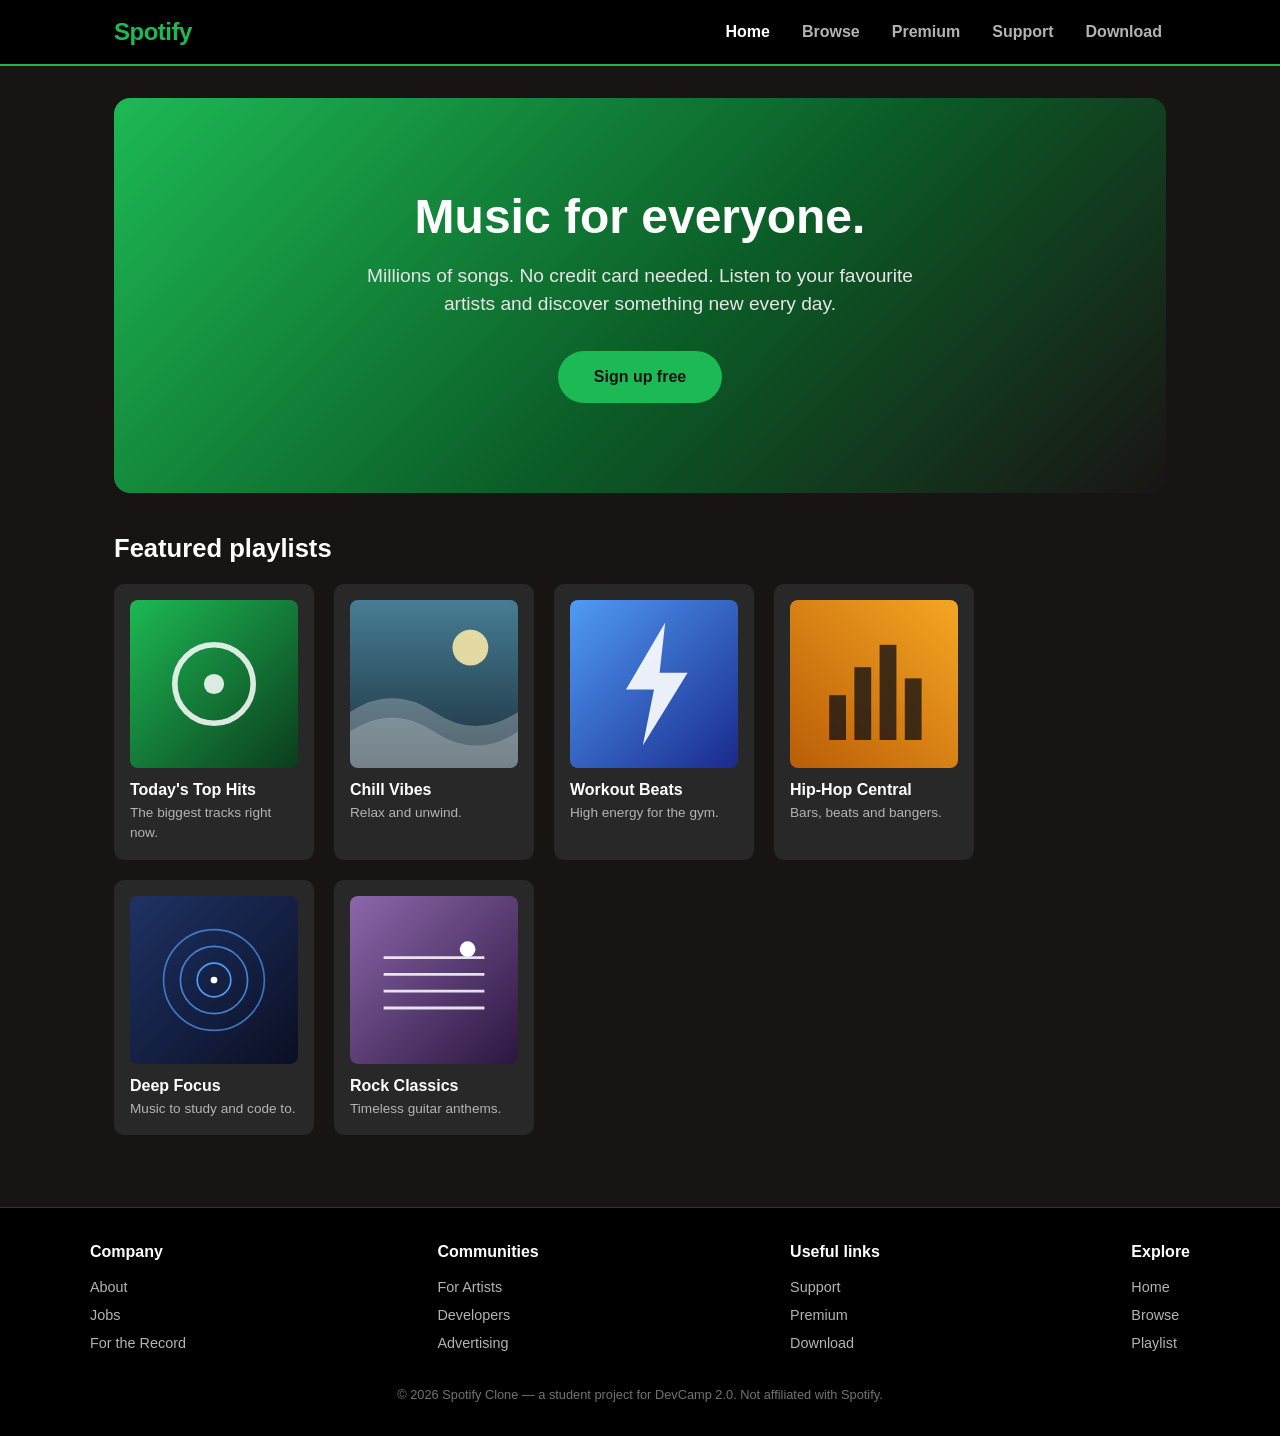
<file: index.html>
<!DOCTYPE html>
<head>
  <meta charset="UTF-8">
  <meta name="viewport" content="width=device-width, initial-scale=1.0">
  <title>Spotify Clone - Home</title>
  <link rel="stylesheet" href="style.css">
</head>
<body>

  <header class="navbar">
    <nav>
      <a href="index.html" class="logo">Spotify</a>
      <ul class="nav-links">
        <li><a href="index.html" class="active">Home</a></li>
        <li><a href="browse.html">Browse</a></li>
        <li><a href="#footer">Premium</a></li>
        <li><a href="#footer">Support</a></li>
        <li><a href="#footer">Download</a></li>
      </ul>
    </nav>
  </header>

  <main>
    <section id="hero">
      <h1>Music for everyone.</h1>
      <p>Millions of songs. No credit card needed. Listen to your favourite artists and discover something new every day.</p>
      <a href="#" class="btn">Sign up free</a>
    </section>

    <section>
      <h2 class="section-title">Featured playlists</h2>
      <div class="cards">
        <a href="playlist.html" class="card">
          <img src="images/cover1.svg" alt="Today's Top Hits playlist cover">
          <h3>Today's Top Hits</h3>
          <p>The biggest tracks right now.</p>
        </a>
        <a href="playlist.html" class="card">
          <img src="images/cover2.svg" alt="Chill Vibes playlist cover">
          <h3>Chill Vibes</h3>
          <p>Relax and unwind.</p>
        </a>
        <a href="playlist.html" class="card">
          <img src="images/cover3.svg" alt="Workout Beats playlist cover">
          <h3>Workout Beats</h3>
          <p>High energy for the gym.</p>
        </a>
        <a href="playlist.html" class="card">
          <img src="images/cover4.svg" alt="Hip-Hop Central playlist cover">
          <h3>Hip-Hop Central</h3>
          <p>Bars, beats and bangers.</p>
        </a>
        <a href="playlist.html" class="card">
          <img src="images/cover5.svg" alt="Deep Focus playlist cover">
          <h3>Deep Focus</h3>
          <p>Music to study and code to.</p>
        </a>
        <a href="playlist.html" class="card">
          <img src="images/cover6.svg" alt="Rock Classics playlist cover">
          <h3>Rock Classics</h3>
          <p>Timeless guitar anthems.</p>
        </a>
      </div>
    </section>
  </main>

  <footer id="footer">
    <div class="footer-inner">
      <div class="footer-col">
        <h4>Company</h4>
        <a href="#">About</a>
        <a href="#">Jobs</a>
        <a href="#">For the Record</a>
      </div>
      <div class="footer-col">
        <h4>Communities</h4>
        <a href="#">For Artists</a>
        <a href="#">Developers</a>
        <a href="#">Advertising</a>
      </div>
      <div class="footer-col">
        <h4>Useful links</h4>
        <a href="#">Support</a>
        <a href="#">Premium</a>
        <a href="#">Download</a>
      </div>
      <div class="footer-col">
        <h4>Explore</h4>
        <a href="index.html">Home</a>
        <a href="browse.html">Browse</a>
        <a href="playlist.html">Playlist</a>
      </div>
    </div>
    <p class="copyright">&copy; 2026 Spotify Clone &mdash; a student project for DevCamp 2.0. Not affiliated with Spotify.</p>
  </footer>

</body>
</html>
</file>
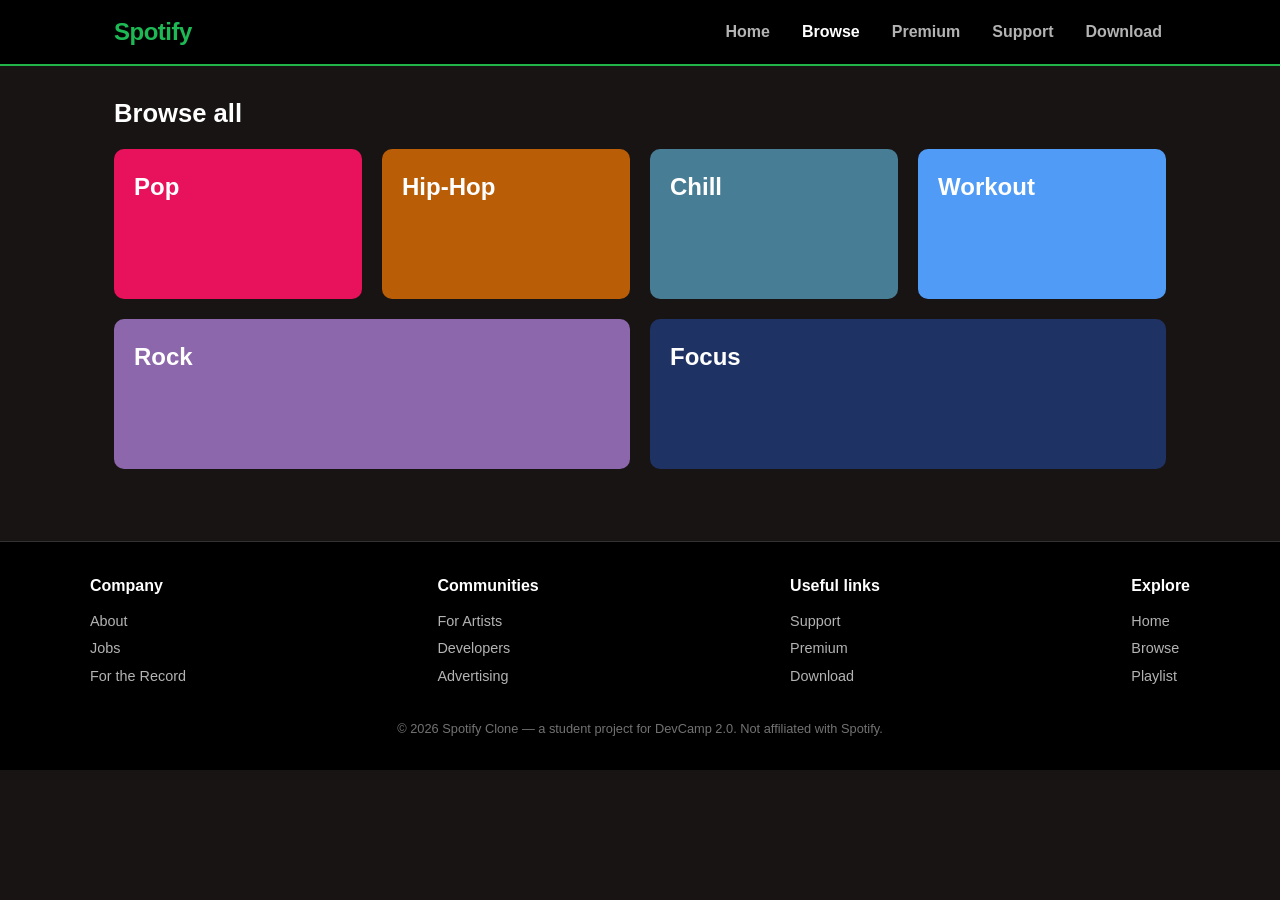
<file: browse.html>
<!DOCTYPE html>
<head>
  <meta charset="UTF-8">
  <meta name="viewport" content="width=device-width, initial-scale=1.0">
  <title>Spotify Clone - Browse</title>
  <link rel="stylesheet" href="style.css">
</head>
<body>

  <header class="navbar">
    <nav>
      <a href="index.html" class="logo">Spotify</a>
      <ul class="nav-links">
        <li><a href="index.html">Home</a></li>
        <li><a href="browse.html" class="active">Browse</a></li>
        <li><a href="#footer">Premium</a></li>
        <li><a href="#footer">Support</a></li>
        <li><a href="#footer">Download</a></li>
      </ul>
    </nav>
  </header>

  <main>
    <h1 class="section-title">Browse all</h1>

    <section class="cards">
      <a href="playlist.html" class="genre-card pop">Pop</a>
      <a href="playlist.html" class="genre-card hiphop">Hip-Hop</a>
      <a href="playlist.html" class="genre-card chill">Chill</a>
      <a href="playlist.html" class="genre-card workout">Workout</a>
      <a href="playlist.html" class="genre-card rock">Rock</a>
      <a href="playlist.html" class="genre-card focus">Focus</a>
    </section>
  </main>

  <footer id="footer">
    <div class="footer-inner">
      <div class="footer-col">
        <h4>Company</h4>
        <a href="#">About</a>
        <a href="#">Jobs</a>
        <a href="#">For the Record</a>
      </div>
      <div class="footer-col">
        <h4>Communities</h4>
        <a href="#">For Artists</a>
        <a href="#">Developers</a>
        <a href="#">Advertising</a>
      </div>
      <div class="footer-col">
        <h4>Useful links</h4>
        <a href="#">Support</a>
        <a href="#">Premium</a>
        <a href="#">Download</a>
      </div>
      <div class="footer-col">
        <h4>Explore</h4>
        <a href="index.html">Home</a>
        <a href="browse.html">Browse</a>
        <a href="playlist.html">Playlist</a>
      </div>
    </div>
    <p class="copyright">&copy; 2026 Spotify Clone &mdash; a student project for DevCamp 2.0. Not affiliated with Spotify.</p>
  </footer>

</body>
</html>
</file>
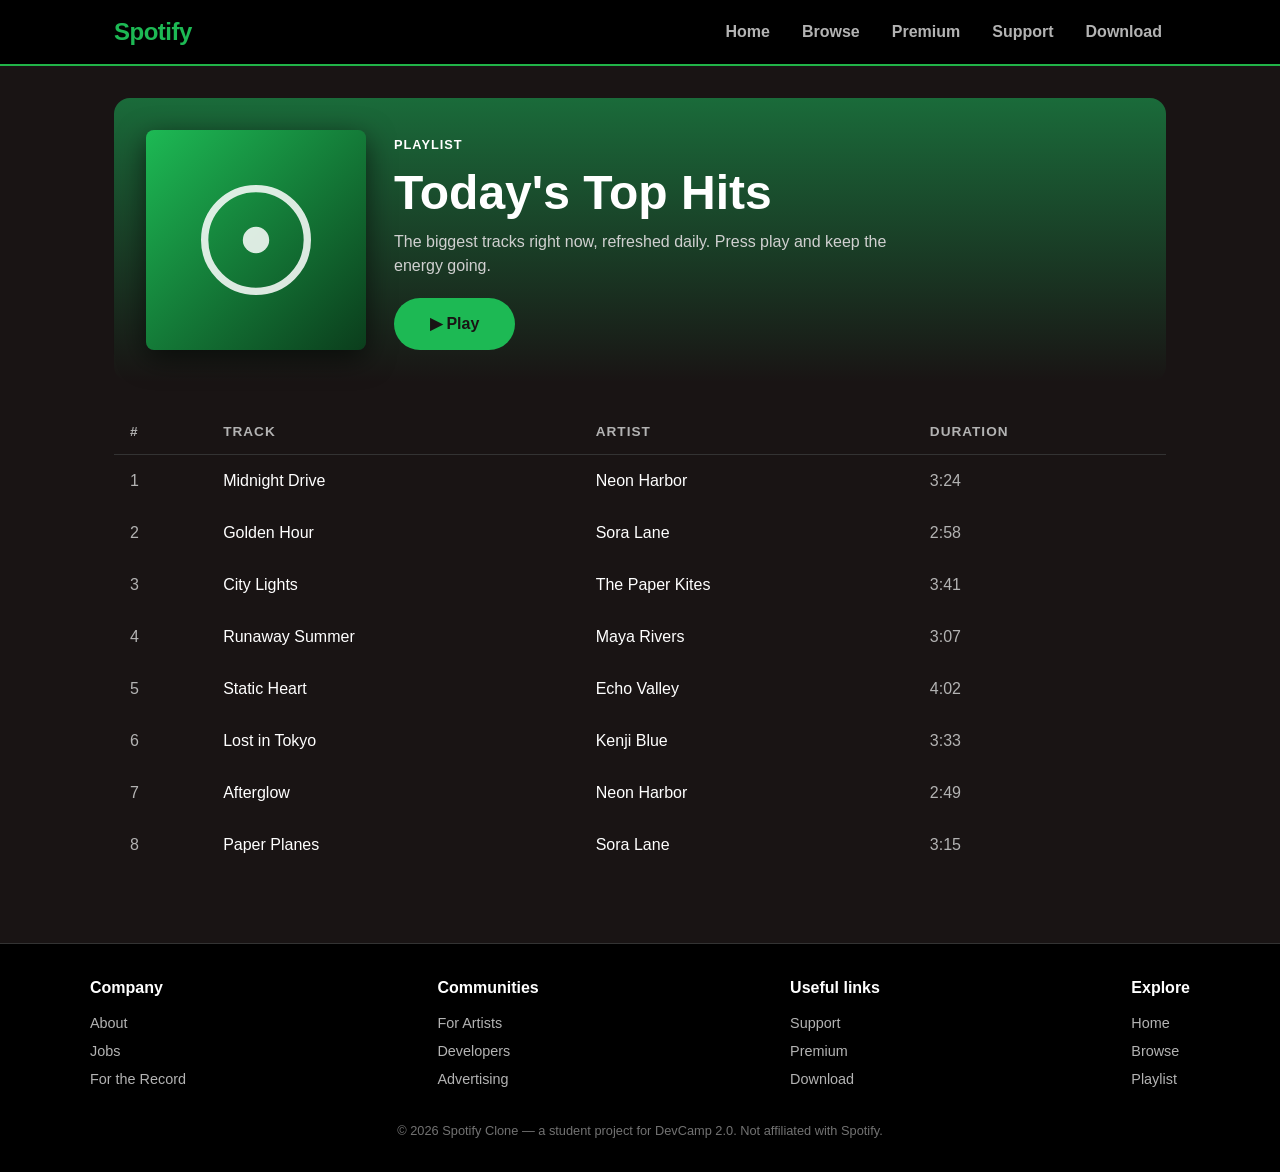
<file: playlist.html>
<!DOCTYPE html>
<head>
  <meta charset="UTF-8">
  <meta name="viewport" content="width=device-width, initial-scale=1.0">
  <title>Spotify Clone - Playlist</title>
  <link rel="stylesheet" href="style.css">
</head>
<body>

  <header class="navbar">
    <nav>
      <a href="index.html" class="logo">Spotify</a>
      <ul class="nav-links">
        <li><a href="index.html">Home</a></li>
        <li><a href="browse.html">Browse</a></li>
        <li><a href="#footer">Premium</a></li>
        <li><a href="#footer">Support</a></li>
        <li><a href="#footer">Download</a></li>
      </ul>
    </nav>
  </header>

  <main>
    <section class="playlist-header">
      <img src="images/cover1.svg" alt="Today's Top Hits playlist cover art">
      <div class="playlist-info">
        <span class="label">Playlist</span>
        <h1>Today's Top Hits</h1>
        <p>The biggest tracks right now, refreshed daily. Press play and keep the energy going.</p>
        <a href="#" class="btn">&#9654; Play</a>
      </div>
    </section>

    <section>
      <table class="track-table">
        <thead>
          <tr>
            <th>#</th>
            <th>Track</th>
            <th>Artist</th>
            <th>Duration</th>
          </tr>
        </thead>
        <tbody>
          <tr>
            <td class="num">1</td>
            <td>Midnight Drive</td>
            <td>Neon Harbor</td>
            <td class="time">3:24</td>
          </tr>
          <tr>
            <td class="num">2</td>
            <td>Golden Hour</td>
            <td>Sora Lane</td>
            <td class="time">2:58</td>
          </tr>
          <tr>
            <td class="num">3</td>
            <td>City Lights</td>
            <td>The Paper Kites</td>
            <td class="time">3:41</td>
          </tr>
          <tr>
            <td class="num">4</td>
            <td>Runaway Summer</td>
            <td>Maya Rivers</td>
            <td class="time">3:07</td>
          </tr>
          <tr>
            <td class="num">5</td>
            <td>Static Heart</td>
            <td>Echo Valley</td>
            <td class="time">4:02</td>
          </tr>
          <tr>
            <td class="num">6</td>
            <td>Lost in Tokyo</td>
            <td>Kenji Blue</td>
            <td class="time">3:33</td>
          </tr>
          <tr>
            <td class="num">7</td>
            <td>Afterglow</td>
            <td>Neon Harbor</td>
            <td class="time">2:49</td>
          </tr>
          <tr>
            <td class="num">8</td>
            <td>Paper Planes</td>
            <td>Sora Lane</td>
            <td class="time">3:15</td>
          </tr>
        </tbody>
      </table>
    </section>
  </main>

  <footer id="footer">
    <div class="footer-inner">
      <div class="footer-col">
        <h4>Company</h4>
        <a href="#">About</a>
        <a href="#">Jobs</a>
        <a href="#">For the Record</a>
      </div>
      <div class="footer-col">
        <h4>Communities</h4>
        <a href="#">For Artists</a>
        <a href="#">Developers</a>
        <a href="#">Advertising</a>
      </div>
      <div class="footer-col">
        <h4>Useful links</h4>
        <a href="#">Support</a>
        <a href="#">Premium</a>
        <a href="#">Download</a>
      </div>
      <div class="footer-col">
        <h4>Explore</h4>
        <a href="index.html">Home</a>
        <a href="browse.html">Browse</a>
        <a href="playlist.html">Playlist</a>
      </div>
    </div>
    <p class="copyright">&copy; 2026 Spotify Clone &mdash; a student project for DevCamp 2.0. Not affiliated with Spotify.</p>
  </footer>

</body>
</html>
</file>
<file: style.css>
/* ===== Spotify Clone - shared stylesheet ===== */
/* Palette: green #1DB954, black #191414 */

* {
  margin: 0;
  padding: 0;
  box-sizing: border-box;
}

body {
  font-family: "Segoe UI", Helvetica, Arial, sans-serif;
  background-color: #191414;
  color: #ffffff;
  line-height: 1.5;
}

a {
  color: inherit;
  text-decoration: none;
}

ul {
  list-style: none;
}

main {
  max-width: 1100px;
  margin: 0 auto;
  padding: 32px 24px;
}

h1, h2, h3 {
  line-height: 1.2;
}

/* ---------- Navbar (Flexbox #1) ---------- */
.navbar {
  background-color: #000000;
  border-bottom: 2px solid #21b348;
  position: sticky;
  top: 0;
  z-index: 10;
}

.navbar nav {
  max-width: 1100px;
  margin: 0 auto;
  padding: 14px 24px;
  display: flex;
  justify-content: space-between;
  align-items: center;
  flex-wrap: wrap;
  gap: 12px;
}

.logo {
  font-size: 1.5rem;
  font-weight: 800;
  color: #1DB954;
  letter-spacing: -0.5px;
}

.nav-links {
  display: flex;
  align-items: center;
  gap: 24px;
}

.nav-links a {
  color: #b3b3b3;
  font-weight: 600;
  padding: 6px 4px;
  transition: color 0.2s;
}

.nav-links a:hover,
.nav-links a.active {
  color: #ffffff;
}

/* ---------- Buttons ---------- */
.btn {
  display: inline-block;
  background-color: #1DB954;
  color: #191414;
  font-weight: 700;
  font-size: 1rem;
  padding: 14px 36px;
  border: none;
  border-radius: 500px;
  cursor: pointer;
  transition: background-color 0.2s, transform 0.2s;
}

.btn:hover {
  background-color: #1ed760;
  transform: scale(1.05);
}

.btn-outline {
  background-color: transparent;
  color: #ffffff;
  border: 2px solid #727272;
}

.btn-outline:hover {
  background-color: transparent;
  border-color: #ffffff;
}

/* ---------- Hero (ID selector - unique element) ---------- */
#hero {
  background: linear-gradient(135deg, #1DB954 0%, #0b5d27 55%, #191414 100%);
  text-align: center;
  padding: 90px 24px;
  border-radius: 16px;
  margin-bottom: 40px;
}

#hero h1 {
  font-size: 3rem;
  margin-bottom: 16px;
}

#hero p {
  font-size: 1.2rem;
  color: #e6e6e6;
  max-width: 560px;
  margin: 0 auto 32px;
}

/* ---------- Section headings ---------- */
.section-title {
  font-size: 1.6rem;
  margin-bottom: 20px;
}

/* ---------- Cards (Flexbox #2) ---------- */
.cards {
  display: flex;
  flex-wrap: wrap;
  gap: 20px;
}

.card {
  background-color: #282828;
  width: 200px;
  padding: 16px;
  border-radius: 10px;
  transition: background-color 0.25s, transform 0.25s;
}

.card:hover {
  background-color: #3a3a3a;
  transform: translateY(-6px);
}

.card img {
  width: 100%;
  border-radius: 8px;
  margin-bottom: 12px;
  display: block;
}

.card h3 {
  font-size: 1rem;
  margin-bottom: 4px;
}

.card p {
  font-size: 0.85rem;
  color: #b3b3b3;
}

/* ---------- Genre cards (Browse page) ---------- */
.genre-card {
  flex: 1 1 220px;
  min-height: 150px;
  padding: 20px;
  border-radius: 10px;
  font-size: 1.5rem;
  font-weight: 800;
  display: flex;
  align-items: flex-start;
  transition: transform 0.25s, box-shadow 0.25s;
}

.genre-card:hover {
  transform: scale(1.04);
  box-shadow: 0 8px 24px rgba(0, 0, 0, 0.5);
}

.pop      { background-color: #e8115b; }
.hiphop   { background-color: #ba5d07; }
.chill    { background-color: #477d95; }
.workout  { background-color: #509bf5; }
.rock     { background-color: #8d67ab; }
.focus    { background-color: #1e3264; }

/* ---------- Playlist header ---------- */
.playlist-header {
  display: flex;
  align-items: flex-end;
  gap: 28px;
  flex-wrap: wrap;
  padding: 32px;
  border-radius: 16px;
  background: linear-gradient(180deg, #1a6b3a 0%, #191414 100%);
  margin-bottom: 28px;
}

.playlist-header img {
  width: 220px;
  height: 220px;
  border-radius: 8px;
  box-shadow: 0 8px 28px rgba(0, 0, 0, 0.6);
}

.playlist-info .label {
  text-transform: uppercase;
  font-size: 0.8rem;
  font-weight: 700;
  letter-spacing: 1px;
}

.playlist-info h1 {
  font-size: 3rem;
  margin: 8px 0;
}

.playlist-info p {
  color: #d0d0d0;
  max-width: 520px;
  margin-bottom: 20px;
}

/* ---------- Track table ---------- */
.track-table {
  width: 100%;
  border-collapse: collapse;
}

.track-table th {
  text-align: left;
  color: #b3b3b3;
  font-size: 0.85rem;
  text-transform: uppercase;
  letter-spacing: 1px;
  padding: 12px 16px;
  border-bottom: 1px solid #333333;
}

.track-table td {
  padding: 14px 16px;
}

.track-table tbody tr {
  transition: background-color 0.2s;
}

.track-table tbody tr:hover {
  background-color: #2a2a2a;
}

.track-table .num,
.track-table .time {
  color: #b3b3b3;
}

/* ---------- Footer ---------- */
footer {
  background-color: #000000;
  border-top: 1px solid #333333;
  margin-top: 40px;
  padding: 32px 24px;
}

.footer-inner {
  max-width: 1100px;
  margin: 0 auto;
  display: flex;
  justify-content: space-between;
  flex-wrap: wrap;
  gap: 24px;
}

.footer-col h4 {
  margin-bottom: 10px;
}

.footer-col a {
  display: block;
  color: #b3b3b3;
  font-size: 0.9rem;
  padding: 3px 0;
  transition: color 0.2s;
}

.footer-col a:hover {
  color: #1DB954;
}

.copyright {
  text-align: center;
  color: #727272;
  font-size: 0.8rem;
  margin-top: 28px;
}

/* ---------- Small screens ---------- */
@media (max-width: 600px) {
  #hero h1,
  .playlist-info h1 {
    font-size: 2rem;
  }
  .nav-links {
    gap: 14px;
    font-size: 0.9rem;
  }
}
</file>
